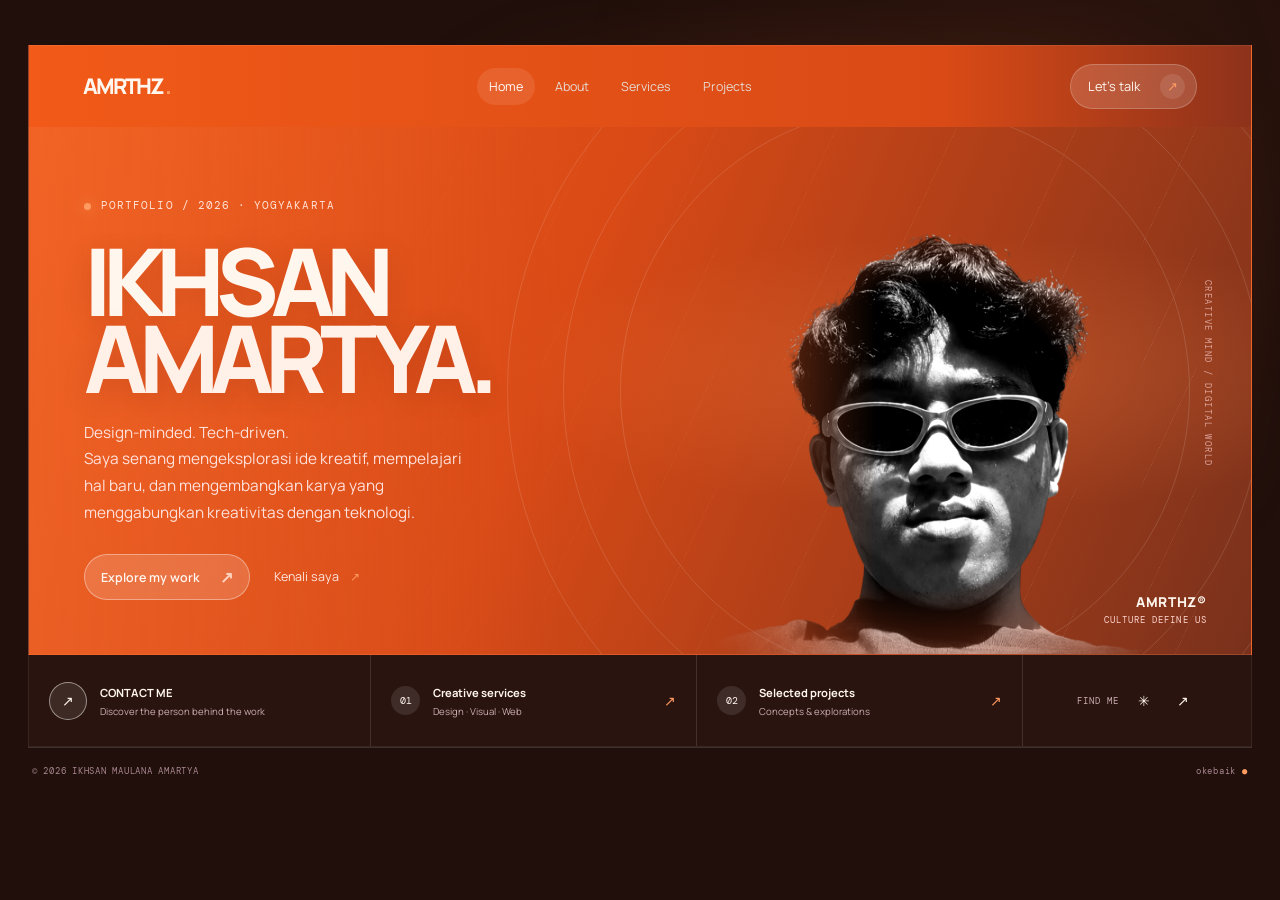
<file: index.html>
<!DOCTYPE html>
<html lang="id">

<head>
    <meta charset="utf-8" />
    <meta content="width=device-width, initial-scale=1" name="viewport" />
    <meta content="#1b0909" name="theme-color" />
    <meta content="Portofolio Ikhsan Maulana Amartya &mdash; desain grafis, eksplorasi visual, dan teknologi digital."
        name="description" />
    <title>
        AMRTHZ. &mdash; Ikhsan Maulana Amartya
    </title>
    <style>
        @import url('https://fonts.googleapis.com/css2?family=DM+Mono:wght@400;500&family=Manrope:wght@400;500;600;700;800&display=swap');

        :root {
            --bg: #171311;
            --panel: #211a16;
            --text: #fff6ee;
            --muted: #c9b9ad;
            --line: #ffffff24;
            --accent: #d86632;
            --accent-bright: #ff9a61;
            --font: 'Manrope', sans-serif;
            --mono: 'DM Mono', monospace;
            --max: 1220px;
        }

        * {
            box-sizing: border-box;
        }

        html {
            scroll-behavior: smooth;
        }

        body {
            margin: 0;
            background: var(--bg);
            color: var(--text);
            font-family: var(--font);
            font-size: 14px;
            line-height: 1.7;
            -webkit-font-smoothing: antialiased;
        }

        body::before {
            content: '';
            position: fixed;
            inset: 0;
            z-index: -1;
            pointer-events: none;
            background: radial-gradient(ellipse at 82% 8%, #d8663210, transparent 32%);
        }

        a {
            color: inherit;
            text-decoration: none;
        }

        a:focus-visible,
        button:focus-visible,
        input:focus-visible,
        textarea:focus-visible {
            outline: 2px solid var(--accent-bright);
            outline-offset: 4px;
        }

        ::selection {
            background: var(--accent);
            color: #fff;
        }

        h1,
        h2,
        h3,
        p {
            margin-top: 0;
        }

        /* Shared navigation */
        .topbar {
            width: min(var(--max), calc(100% - 64px));
            margin: 0 auto;
            padding: 24px 0;
            display: flex;
            align-items: center;
            justify-content: space-between;
            gap: 24px;
            position: relative;
            z-index: 5;
        }

        .logo {
            font-size: 1.5rem;
            font-weight: 800;
            letter-spacing: -.09em;
        }

        .logo span {
            color: var(--accent-bright);
        }

        .topbar nav {
            display: flex;
            align-items: center;
            gap: 8px;
        }

        .topbar nav a {
            padding: 8px 12px;
            border-radius: 999px;
            color: #e7d9d1;
            font-size: .82rem;
            transition: background .2s ease, color .2s ease;
        }

        .topbar nav a:hover,
        .topbar nav a.on {
            background: #ffffff17;
            color: #fff;
        }

        .menu-pill {
            display: inline-flex;
            align-items: center;
            gap: 20px;
            padding: 9px 11px 9px 17px;
            border: 1px solid #ffffff35;
            border-radius: 999px;
            background: #ffffff12;
            font-size: .8rem;
            white-space: nowrap;
            backdrop-filter: blur(12px);
        }

        .menu-pill span {
            width: 25px;
            height: 25px;
            display: grid;
            place-items: center;
            border-radius: 50%;
            background: #ffffff1a;
            color: var(--accent-bright);
        }

        /* Home: cinematic showcase */
        .home-page {
            background: #200f0b;
        }

        .home-shell {
            width: min(1240px, calc(100% - 56px));
            margin: clamp(22px, 5vh, 64px) auto 20px;
            position: relative;
        }

        .home-shell::before {
            content: '';
            position: absolute;
            inset: -25px -15px;
            z-index: -1;
            background: radial-gradient(ellipse at 65% 35%, #d8663235, transparent 48%);
            filter: blur(22px);
        }

        .home-shell .topbar {
            width: 100%;
            padding: 18px 4.4%;
            background: linear-gradient(90deg, #f15a18, #d94a16 75%, #8d321b);
            border: 1px solid #ffffff14;
            border-bottom: 0;
        }

        .home-shell .logo {
            font-size: 1.35rem;
        }

        .home-shell nav a {
            font-size: .78rem;
        }

        .home-shell .menu-pill {
            background: #ffffff26;
        }

        .showcase {
            min-height: 490px;
            padding: clamp(34px, 5.5vw, 76px) 4.5% 42px;
            display: grid;
            grid-template-columns: 1.02fr .98fr;
            align-items: center;
            position: relative;
            overflow: hidden;
            isolation: isolate;
            background: linear-gradient(112deg, #f15a18 0%, #d94a16 43%, #79311c 100%);
            border: 1px solid #ffffff13;
            border-top: 0;
        }

        .showcase::before {
            content: '';
            position: absolute;
            inset: 0;
            z-index: -1;
            background: linear-gradient(90deg, #f5a07822, transparent 44%), radial-gradient(ellipse at 76% 47%, #ff8c4b44, transparent 35%);
        }

        .showcase::after {
            content: '';
            position: absolute;
            inset: 0;
            z-index: -1;
            opacity: .14;
            background-image: linear-gradient(115deg, transparent 49.8%, #fff 50%, transparent 50.2%);
            background-size: 120px 120px;
            mask-image: linear-gradient(90deg, transparent, black);
        }

        .orbit {
            position: absolute;
            z-index: -1;
            border: 1px solid #ffffff20;
            border-radius: 50%;
            pointer-events: none;
        }

        .orbit-one {
            width: 570px;
            height: 570px;
            right: 5%;
            top: 50%;
            transform: translateY(-50%);
        }

        .orbit-two {
            width: 700px;
            height: 700px;
            right: -1%;
            top: 50%;
            transform: translateY(-50%);
        }

        .orbit-three {
            width: 830px;
            height: 830px;
            right: -7%;
            top: 50%;
            transform: translateY(-50%);
        }

        .eyebrow,
        .section-kicker,
        .row-label,
        .number,
        .meta {
            font-family: var(--mono);
            font-size: .66rem;
            letter-spacing: .1em;
            text-transform: uppercase;
        }

        .eyebrow {
            display: flex;
            align-items: center;
            gap: 10px;
            color: #ffe3d7;
        }

        .live-dot {
            width: 7px;
            height: 7px;
            border-radius: 50%;
            background: var(--accent-bright);
            box-shadow: 0 0 14px var(--accent-bright);
        }

        .hero-copy {
            position: relative;
            z-index: 2;
            max-width: 580px;
            padding-bottom: 12px;
        }

        .showcase h1 {
            margin: 27px 0 24px;
            font-size: clamp(3.3rem, 7.3vw, 6.8rem);
            line-height: .82;
            letter-spacing: -.095em;
            font-weight: 800;
            text-shadow: 0 5px 30px #46091d24;
        }

        .showcase h1 span {
            color: #fff0e8;
        }

        .lead {
            max-width: 400px;
            color: #ffe1dc;
            font-size: clamp(.86rem, 1.2vw, 1rem);
            line-height: 1.75;
        }

        .actions {
            display: flex;
            align-items: center;
            gap: 24px;
            flex-wrap: wrap;
            margin-top: 27px;
        }

        .btn {
            display: inline-flex;
            align-items: center;
            justify-content: center;
            gap: 20px;
            padding: 11px 16px;
            border: 1px solid #ffffff60;
            border-radius: 999px;
            background: #ffffff27;
            color: #fff7f1;
            font: 600 .78rem var(--font);
            transition: transform .2s, background .2s;
        }

        .btn:hover {
            transform: translateY(-2px);
            background: #ffffff3d;
        }

        .btn span {
            color: #ffd2bd;
            font-size: 1rem;
        }

        .text-link {
            color: #ffe6e0;
            font-size: .78rem;
        }

        .text-link span {
            color: var(--accent-bright);
            padding-left: 8px;
        }

        .hero-image {
            position: relative;
            align-self: stretch;
            min-height: 340px;
            margin: -35px -2% -42px 0;
            display: flex;
            align-items: flex-end;
            justify-content: center;
            isolation: isolate;
        }

        .portrait-frame {
            position: relative;
            width: min(100%, 440px);
            height: 100%;
            min-height: 390px;
            display: flex;
            align-items: flex-end;
            justify-content: center;
            overflow: hidden;
        }

        .portrait-frame img {
            display: block;
            width: 100%;
            height: 100%;
            max-height: 470px;
            object-fit: contain;
            object-position: center bottom;
            filter: grayscale(1) contrast(1.05);
            mix-blend-mode: screen;
            transform: scale(1.2);
            mask-image: linear-gradient(to right, transparent 0%, black 40%, black 100%);
            -webkit-mask-image: linear-gradient(to right, transparent 0%, black 40%, black 100%);
        }

        .image-index {
            position: absolute;
            right: 0;
            bottom: 28px;
            display: flex;
            flex-direction: column;
            text-align: right;
            font-size: .85rem;
            font-weight: 800;
            letter-spacing: .05em;
        }

        .image-index span {
            color: #ffd6d0;
            font: .56rem var(--mono);
            letter-spacing: .12em;
        }

        .side-stamp {
            position: absolute;
            right: -7px;
            top: 24%;
            writing-mode: vertical-rl;
            color: #ffd3d5a8;
            font: .56rem var(--mono);
            letter-spacing: .16em;
        }

        .hero-sticker {
            position: absolute;
            z-index: 3;
            right: 42%;
            bottom: 25px;
            display: flex;
            align-items: center;
            gap: 9px;
            padding: 9px 13px;
            border: 1px solid #ffffff50;
            border-radius: 999px;
            background: #4d1b1465;
            backdrop-filter: blur(10px);
            font: .58rem var(--mono);
            letter-spacing: .1em;
            transform: rotate(-8deg);
        }

        .sticker-star {
            color: var(--accent-bright);
            font-size: 1.3rem;
        }

        .bottom-rail {
            display: grid;
            grid-template-columns: 1.05fr 1fr 1fr .7fr;
            min-height: 92px;
            background: #2a140f;
            border: 1px solid #ffffff12;
            border-top: 0;
        }

        .rail-intro,
        .rail-item {
            display: flex;
            align-items: center;
            gap: 13px;
            padding: 17px 20px;
            border-right: 1px solid #ffffff20;
            transition: background .2s;
        }

        .rail-intro:hover,
        .rail-item:hover {
            background: #ffffff0b;
        }

        .play-mark {
            display: grid;
            place-items: center;
            flex: 0 0 38px;
            width: 38px;
            height: 38px;
            border: 1px solid #ffffff7a;
            border-radius: 50%;
            background: #ffffff18;
        }

        .rail-intro b,
        .rail-item b {
            display: block;
            font-size: .7rem;
            font-weight: 700;
        }

        .rail-intro small,
        .rail-item small {
            display: block;
            margin-top: 3px;
            color: #cbaeb3;
            font-size: .6rem;
            line-height: 1.45;
        }

        .rail-number {
            display: grid;
            place-items: center;
            flex: 0 0 29px;
            width: 29px;
            height: 29px;
            border-radius: 50%;
            background: #ffffff1a;
            font: .65rem var(--mono);
        }

        .rail-arrow {
            margin-left: auto;
            color: var(--accent-bright);
        }

        .rail-social {
            display: flex;
            align-items: center;
            justify-content: center;
            gap: 12px;
            padding: 14px;
        }

        .rail-social span {
            color: #cbaeb3;
            font: .55rem var(--mono);
            letter-spacing: .1em;
        }

        .rail-social a {
            display: grid;
            place-items: center;
            width: 27px;
            height: 27px;
            border-radius: 50%;
        }

        .rail-social a:hover {
            background: #ffffff1b;
            color: var(--accent-bright);
        }

        .home-footer {
            display: flex;
            justify-content: space-between;
            gap: 15px;
            padding: 17px 4px;
            color: #a8868f;
            font: .58rem var(--mono);
            letter-spacing: .08em;
        }

        .home-footer i {
            color: var(--accent-bright);
            font-size: .55rem;
            font-style: normal;
        }

        /* Simple editorial pages: no boxed/card layouts */
        .inner-page {
            background: radial-gradient(ellipse at 82% 8%, #f15a181c, transparent 36%), radial-gradient(ellipse at 8% 45%, #d94a1608, transparent 30%), var(--bg);
        }

        .inner-page .topbar {
            padding-top: 25px;
            padding-bottom: 25px;
        }

        .inner-page .topbar nav a:hover,
        .inner-page .topbar nav a.on {
            background: #f15a1826;
            color: #fff;
        }

        .inner-page .menu-pill {
            border-color: #ff9a6140;
            background: #ff9a610a;
        }

        .inner-page .menu-pill span {
            background: #ff9a6120;
        }

        .inner-page main {
            width: min(var(--max), calc(100% - 64px));
            min-height: calc(100vh - 100px);
            margin: 0 auto;
            padding: 58px 0 28px;
            display: flex;
            flex-direction: column;
        }

        .simple-page-head {
            position: relative;
            margin-bottom: 54px;
            padding: 28px 0 34px;
            border-bottom: 1px solid var(--line);
        }

        .simple-page-head::after {
            content: '';
            position: absolute;
            top: -35px;
            right: 2%;
            width: clamp(140px, 24vw, 310px);
            aspect-ratio: 1;
            border: 1px solid #ff9a6130;
            border-radius: 50%;
            box-shadow: 0 0 0 28px #ff9a6112, 0 0 0 56px #ff9a6108;
            pointer-events: none;
        }

        .simple-page-head .eyebrow,
        .section-kicker,
        .row-label,
        .contact-meta span {
            color: var(--accent-bright);
            font: .68rem var(--mono);
            letter-spacing: .12em;
            text-transform: uppercase;
        }

        .simple-page-head h1 {
            position: relative;
            z-index: 1;
            max-width: 800px;
            margin: 24px 0 18px;
            font-size: clamp(3.5rem, 9vw, 7.8rem);
            line-height: .88;
            letter-spacing: -.09em;
        }

        .simple-page-head h1 span,
        .about-intro span {
            color: var(--accent-bright);
        }

        .simple-page-head .sub {
            max-width: 650px;
            margin: 0;
            color: var(--muted);
            font-size: clamp(.95rem, 1.4vw, 1.1rem);
        }

        .about-layout {
            display: grid;
            grid-template-columns: minmax(220px, .72fr) minmax(0, 1.28fr);
            gap: clamp(28px, 6vw, 82px);
            align-items: start;
        }

        .about-photo {
            position: relative;
            margin: 0;
            min-height: 380px;
            overflow: hidden;
            background: linear-gradient(150deg, #a84c2d, #31201b 75%);
        }

        .about-photo img {
            display: block;
            width: 100%;
            height: 440px;
            object-fit: contain;
            object-position: center bottom;
            filter: grayscale(1) contrast(1.05);
        }

        .about-photo figcaption {
            position: absolute;
            right: 0;
            bottom: 0;
            left: 0;
            padding: 13px 15px;
            background: linear-gradient(0deg, #171311d9, transparent);
            font: .62rem var(--mono);
            letter-spacing: .08em;
        }

        .about-copy>p:not(.section-kicker) {
            max-width: 670px;
            color: var(--muted);
            font-size: .96rem;
        }

        .about-intro {
            margin: 15px 0 22px;
            color: var(--text) !important;
            font-size: clamp(1.6rem, 3vw, 2.5rem) !important;
            line-height: 1.25;
            letter-spacing: -.05em;
        }

        .profile-details {
            margin-top: 32px;
            border-top: 1px solid var(--line);
        }

        .profile-details>div {
            display: grid;
            grid-template-columns: 105px minmax(0, 1fr);
            gap: 18px;
            padding: 13px 0;
            border-bottom: 1px solid var(--line);
        }

        .profile-details span {
            color: var(--muted);
            font-size: .82rem;
        }

        .profile-details strong {
            font-size: .86rem;
            font-weight: 600;
        }

        .skills-line {
            margin-top: 32px;
        }

        .skills-line h2 {
            margin-bottom: 10px;
            font-size: 1.25rem;
        }

        .skills-line p {
            color: var(--muted);
            line-height: 2;
        }

        .skills-line i {
            padding: 0 5px;
            color: var(--accent-bright);
            font-style: normal;
        }

        .service-list,
        .project-list {
            border-top: 1px solid var(--line);
        }

        .service-row {
            display: grid;
            grid-template-columns: 42px minmax(180px, .85fr) minmax(220px, 1fr) 24px;
            align-items: center;
            gap: 24px;
            padding: 27px 0;
            border-bottom: 1px solid var(--line);
            transition: padding .2s ease;
        }

        .service-row:hover,
        .project-row:hover {
            padding-right: 10px;
            padding-left: 10px;
        }

        .row-number {
            color: var(--accent-bright);
            font: .75rem var(--mono);
        }

        .row-label {
            margin-bottom: 8px;
            font-size: .61rem;
        }

        .service-row h2,
        .project-copy h2 {
            margin: 0;
            font-size: clamp(1.25rem, 2.3vw, 1.8rem);
            letter-spacing: -.055em;
        }

        .row-description,
        .project-copy>p:last-child {
            margin: 0;
            color: var(--muted);
            font-size: .86rem;
        }

        .row-arrow {
            color: var(--accent-bright);
            font-size: 1.2rem;
            text-align: right;
        }

        .simple-cta {
            margin: 38px 0 52px;
            padding: 22px 0;
            border-bottom: 1px solid var(--line);
            color: var(--muted);
        }

        .simple-cta a {
            margin-left: 8px;
            color: var(--accent-bright);
            white-space: nowrap;
        }

        .project-row {
            display: grid;
            grid-template-columns: 42px minmax(150px, .65fr) minmax(0, 1.35fr) 24px;
            align-items: center;
            gap: 24px;
            padding: 23px 0;
            border-bottom: 1px solid var(--line);
            transition: padding .2s ease;
        }

        .project-wordmark {
            position: relative;
            display: grid;
            place-items: center;
            min-height: 135px;
            padding: 15px;
            overflow: hidden;
            text-align: center;
        }

        .project-wordmark::after {
            content: '';
            position: absolute;
            inset: 8px;
            border: 1px solid #ffffff55;
        }

        .project-wordmark span {
            position: relative;
            z-index: 1;
            font-size: clamp(1.5rem, 3vw, 2.6rem);
            font-weight: 800;
            line-height: .84;
            letter-spacing: -.09em;
        }

        .art-fashion {
            background: linear-gradient(135deg, #d86632, #8e3328);
        }

        .art-audio {
            background: linear-gradient(135deg, #e9c8a0, #c38a60);
            color: #211a1a;
        }

        .art-beauty {
            background: linear-gradient(135deg, #e7a17c, #c95b3c);
            color: #211a1a;
        }

        .art-tech {
            background: linear-gradient(135deg, #45453b, #20211d);
        }

        .art-editorial {
            background: linear-gradient(135deg, #f0e8d9, #d1b99b);
            color: #211a1a;
        }

        .project-copy .row-label {
            margin-bottom: 8px;
        }

        .project-copy h2 {
            margin-bottom: 8px;
        }

        .contact-layout {
            display: grid;
            grid-template-columns: minmax(0, .9fr) minmax(0, 1.1fr);
            gap: clamp(30px, 7vw, 100px);
            align-items: start;
        }

        .contact-copy h2 {
            margin: 14px 0 18px;
            font-size: clamp(2rem, 4vw, 3.5rem);
            line-height: 1.03;
            letter-spacing: -.07em;
        }

        .contact-copy>p:not(.section-kicker, .form-note) {
            max-width: 420px;
            color: var(--muted);
        }

        .contact-meta {
            display: grid;
            gap: 5px;
            padding: 17px 0;
            border-bottom: 1px solid var(--line);
        }

        .contact-meta strong,
        .contact-meta a {
            overflow-wrap: anywhere;
            font-size: .92rem;
            font-weight: 600;
        }

        .contact-meta a {
            color: var(--accent-bright);
        }

        .contact-form {
            display: grid;
            gap: 22px;
            padding: 0;
            border: 0;
            background: transparent;
        }

        .contact-form label {
            display: grid;
            gap: 8px;
            color: var(--muted);
            font-size: .82rem;
        }

        .contact-form input,
        .contact-form textarea {
            width: 100%;
            padding: 13px 0;
            border: 0;
            border-bottom: 1px solid #ffffff45;
            border-radius: 0;
            background: transparent;
            color: var(--text);
            font: inherit;
        }

        .contact-form textarea {
            min-height: 125px;
            resize: vertical;
        }

        .contact-form input:focus,
        .contact-form textarea:focus {
            border-color: var(--accent-bright);
            outline: none;
        }

        .contact-form .btn {
            justify-self: start;
            cursor: pointer;
            background: var(--accent);
            border-color: var(--accent);
            color: #1c120d;
        }

        .contact-form .btn:hover {
            background: var(--accent-bright);
        }

        .form-note {
            margin-top: 12px;
            color: #a9988e;
            font-size: .75rem;
        }

        .status {
            min-height: 1.3em;
            margin: 0;
            color: var(--accent-bright);
            font-size: .82rem;
        }

        footer {
            display: flex;
            justify-content: space-between;
            gap: 16px;
            margin-top: auto;
            padding-top: 22px;
            border-top: 1px solid var(--line);
            color: #ad9589;
            font-size: .72rem;
        }

        footer span:last-child {
            font-family: var(--mono);
        }

        @media (max-width: 850px) {
            .home-shell {
                width: calc(100% - 32px);
                margin-top: 16px;
            }

            .home-shell .topbar {
                padding: 16px 4%;
            }

            .showcase {
                grid-template-columns: 1fr .85fr;
                min-height: 420px;
                padding: 35px 4% 32px;
            }

            .showcase h1 {
                font-size: clamp(3rem, 8vw, 5.4rem);
            }

            .hero-image {
                margin-right: -8%;
                min-height: 310px;
            }

            .portrait-frame {
                min-height: 330px;
            }

            .bottom-rail {
                grid-template-columns: 1fr 1fr;
            }

            .rail-intro,
            .rail-item {
                border-bottom: 1px solid #ffffff20;
            }

            .rail-item:nth-child(3) {
                border-right: 0;
            }

            .rail-social {
                grid-column: 1 / -1;
                min-height: 55px;
            }

            .side-stamp {
                display: none;
            }

            .service-row {
                grid-template-columns: 32px minmax(0, 1fr) 20px;
                gap: 14px;
            }

            .service-row .row-description {
                grid-column: 2 / 3;
            }

            .service-row .row-arrow {
                grid-column: 3;
                grid-row: 1;
            }

            .project-row {
                grid-template-columns: 30px 110px minmax(0, 1fr) 18px;
                gap: 13px;
            }

            .project-wordmark {
                min-height: 105px;
                padding: 10px;
            }

            .project-wordmark span {
                font-size: 1.45rem;
            }
        }

        @media (max-width: 620px) {
            .topbar {
                width: calc(100% - 32px);
                flex-wrap: wrap;
                gap: 12px;
                padding: 17px 0;
            }

            .topbar nav {
                order: 3;
                width: 100%;
                overflow-x: auto;
                gap: 4px;
                padding-bottom: 2px;
            }

            .topbar nav a {
                padding: 8px 11px;
                font-size: .75rem;
                white-space: nowrap;
            }

            .menu-pill {
                margin-left: auto;
            }

            .home-shell .topbar nav {
                order: initial;
                width: auto;
                flex: 1;
                justify-content: center;
            }

            .home-shell .topbar nav a {
                padding: 7px 8px;
                font-size: .68rem;
            }

            .home-shell .menu-pill {
                gap: 8px;
                padding: 6px 7px 6px 10px;
                font-size: .68rem;
            }

            .home-shell .logo {
                font-size: 1.2rem;
            }

            .showcase {
                grid-template-columns: 1fr;
                min-height: auto;
                padding: 32px 7% 0;
            }

            .showcase h1 {
                margin-top: 20px;
                font-size: clamp(3.3rem, 15vw, 5.6rem);
            }

            .hero-copy {
                padding-bottom: 0;
            }

            .lead {
                max-width: 440px;
            }

            .hero-image {
                grid-row: 2;
                min-height: 260px;
                margin: 0 -5% -2px;
            }

            .portrait-frame {
                width: 100%;
                max-width: 360px;
                height: 300px;
                min-height: 300px;
            }

            .portrait-frame img {
                max-height: 330px;
            }

            .orbit-one {
                width: 400px;
                height: 400px;
                right: -5%;
                top: 68%;
            }

            .orbit-two {
                width: 510px;
                height: 510px;
                right: -15%;
                top: 68%;
            }

            .orbit-three {
                width: 620px;
                height: 620px;
                right: -25%;
                top: 68%;
            }

            .hero-sticker {
                right: auto;
                left: 5%;
                bottom: 20px;
            }

            .image-index {
                right: 2%;
                bottom: 18px;
            }

            .bottom-rail {
                grid-template-columns: 1fr;
            }

            .rail-intro,
            .rail-item {
                padding: 14px 18px;
                border-right: 0;
                border-bottom: 1px solid #ffffff20;
            }

            .rail-social {
                grid-column: auto;
            }

            .home-footer {
                flex-wrap: wrap;
                font-size: .5rem;
            }

            .home-footer span:last-child {
                margin-left: auto;
            }

            .inner-page .topbar {
                padding-top: 17px;
                padding-bottom: 17px;
            }

            .inner-page main {
                width: calc(100% - 32px);
                padding-top: 35px;
            }

            .simple-page-head {
                margin-bottom: 34px;
            }

            .simple-page-head h1 {
                font-size: clamp(3.2rem, 15vw, 5rem);
            }

            .simple-page-head::after {
                top: -5px;
                right: -35px;
                width: 155px;
            }

            .about-layout,
            .contact-layout {
                grid-template-columns: 1fr;
                gap: 30px;
            }

            .about-photo {
                min-height: 280px;
            }

            .about-photo img {
                height: 350px;
            }

            .project-row {
                grid-template-columns: 26px minmax(0, 1fr) 18px;
                gap: 12px;
                align-items: start;
            }

            .project-wordmark {
                grid-column: 2;
                grid-row: 1;
                min-height: 135px;
            }

            .project-copy {
                grid-column: 2 / 4;
                grid-row: 2;
            }

            .project-row>.row-arrow {
                grid-column: 3;
                grid-row: 1;
                padding-top: 4px;
            }

            .project-wordmark span {
                font-size: 2rem;
            }

            .profile-details>div {
                grid-template-columns: 82px minmax(0, 1fr);
                gap: 12px;
            }

            .simple-cta {
                line-height: 2;
            }

            footer {
                flex-direction: column;
                gap: 5px;
            }
        }

        @media (max-width: 390px) {
            .home-shell {
                width: calc(100% - 20px);
            }

            .home-shell .topbar nav a {
                padding: 6px;
                font-size: .63rem;
            }

            .home-shell .menu-pill {
                font-size: .62rem;
            }

            .showcase {
                padding-right: 6%;
                padding-left: 6%;
            }

            .actions {
                gap: 15px;
            }

            .btn {
                gap: 12px;
            }
        }

        @media (prefers-reduced-motion: reduce) {

            *,
            *::before,
            *::after {
                scroll-behavior: auto !important;
                transition: none !important;
            }
        }
    </style>
</head>

<body class="home-page">
    <main class="home-shell">
        <header class="topbar">
            <a aria-label="AMRTHZ beranda" class="logo" href="index.html">
                AMRTHZ
                <span>
                    .
                </span>
            </a>
            <nav aria-label="Menu utama">
                <a aria-current="page" class="on" href="index.html">
                    Home
                </a>
                <a href="about.html">
                    About
                </a>
                <a href="services.html">
                    Services
                </a>
                <a href="projects.html">
                    Projects
                </a>
            </nav>
            <a class="menu-pill" href="contact.html">
                Let&rsquo;s talk
                <span>
                    &nearrow;
                </span>
            </a>
        </header>
        <section aria-labelledby="hero-title" class="showcase">
            <div class="orbit orbit-one">
            </div>
            <div class="orbit orbit-two">
            </div>
            <div class="orbit orbit-three">
            </div>
            <div class="hero-copy">
                <div class="eyebrow">
                    <span class="live-dot">
                    </span>
                    PORTFOLIO / 2026 &middot; YOGYAKARTA
                </div>
                <h1 id="hero-title">
                    IKHSAN
                    <br />
                    <span>
                        AMARTYA.
                    </span>
                </h1>
                <p class="lead">
                    Design-minded. Tech-driven.
                    <br />
                    Saya senang mengeksplorasi ide kreatif, mempelajari hal baru, dan mengembangkan karya yang
                    menggabungkan kreativitas dengan teknologi.
                </p>
                <div class="actions">
                    <a class="btn" href="projects.html">
                        Explore my work
                        <span>
                            &nearrow;
                        </span>
                    </a>
                    <a class="text-link" href="about.html">
                        Kenali saya
                        <span>
                            &nearrow;
                        </span>
                    </a>
                </div>
            </div>
            <div class="hero-image">
                <div class="image-glow">
                </div>
                <div class="portrait-frame">
                    <img alt="Potret hitam putih Ikhsan Maulana Amartya" src="images/profil.png" />
                </div>
                <div class="image-index">
                    AMRTHZ&reg;
                    <span>
                        CULTURE DEFINE US
                    </span>
                </div>
                <div class="side-stamp">
                    CREATIVE MIND / DIGITAL WORLD
                </div>
            </div>
        </section>
        <section aria-label="Ringkasan dan navigasi" class="bottom-rail">
            <a class="rail-intro" href="about.html">
                <span class="play-mark">
                    &nearrow;
                </span>
                <span>
                    <b>
                        CONTACT ME
                    </b>
                    <small>
                        Discover the person behind the work
                    </small>
                </span>
            </a>
            <a class="rail-item" href="services.html">
                <span class="rail-number">
                    01
                </span>
                <span>
                    <b>
                        Creative services
                    </b>
                    <small>
                        Design &middot; Visual &middot; Web
                    </small>
                </span>
                <span class="rail-arrow">
                    &nearrow;
                </span>
            </a>
            <a class="rail-item" href="projects.html">
                <span class="rail-number">
                    02
                </span>
                <span>
                    <b>
                        Selected projects
                    </b>
                    <small>
                        Concepts &amp; explorations
                    </small>
                </span>
                <span class="rail-arrow">
                    &nearrow;
                </span>
            </a>
            <div class="rail-social">
                <span>
                    FIND ME
                </span>
                <a aria-label="Contact" href="contact.html">
                    ✳
                </a>
                <a aria-label="Email" href="mailto:ikhsanmaulana7619@gmail.com">
                    &nearrow;
                </a>
            </div>
        </section>
        <footer class="home-footer">
            <span>
                &copy; 2026 IKHSAN MAULANA AMARTYA
            </span>
            <span>
                okebaik
                <i>
                    ●
                </i>
            </span>
        </footer>
    </main>
    <script src="script.js"></script>
</body>

</html>
</file>
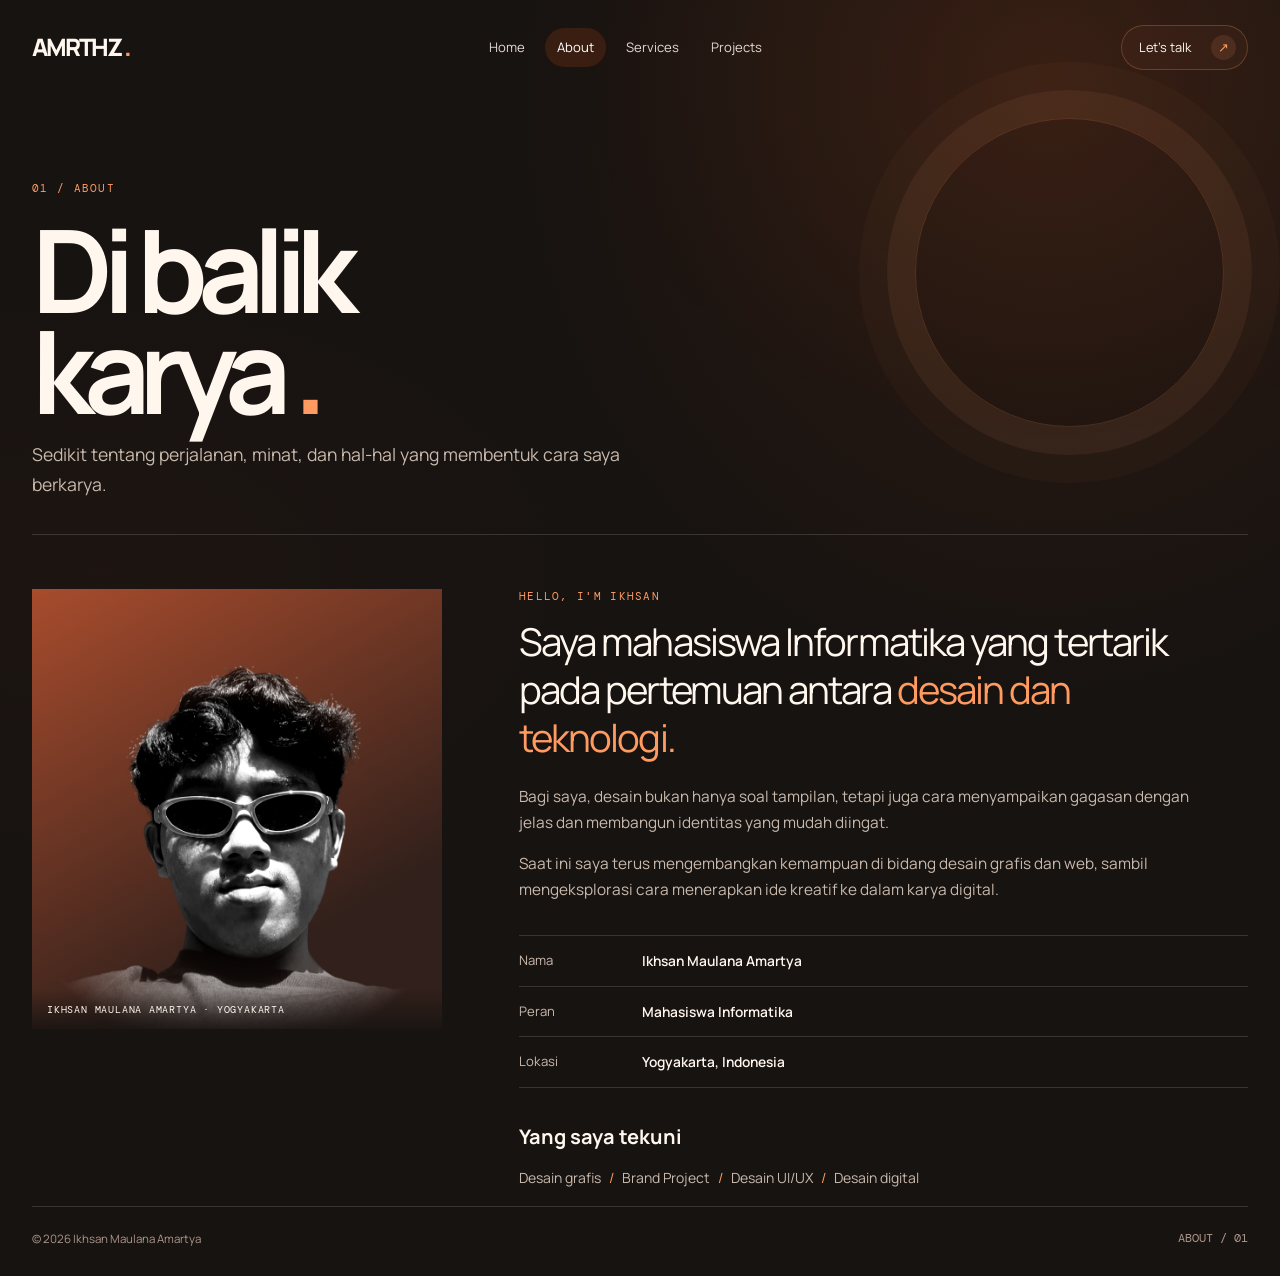
<file: about.html>
<!DOCTYPE html>
<html lang="id">

<head>
    <meta charset="utf-8" />
    <meta content="width=device-width, initial-scale=1" name="viewport" />
    <meta content="#171311" name="theme-color" />
    <meta content="Tentang Ikhsan Maulana Amartya dan bidang yang sedang dipelajari." name="description" />
    <title>
        About &mdash; Ikhsan Maulana Amartya
    </title>
    <link href="css/style.css" rel="stylesheet" />
</head>

<body class="inner-page">
    <header class="topbar">
        <a aria-label="AMRTHZ beranda" class="logo" href="index.html">
            AMRTHZ
            <span>
                .
            </span>
        </a>
        <nav aria-label="Menu utama">
            <a href="index.html">
                Home
            </a>
            <a aria-current="page" class="on" href="about.html">
                About
            </a>
            <a href="services.html">
                Services
            </a>
            <a href="projects.html">
                Projects
            </a>
        </nav>
        <a class="menu-pill" href="contact.html">
            Let&rsquo;s talk
            <span>
                &nearrow;
            </span>
        </a>
    </header>
    <main>
        <header class="simple-page-head">
            <p class="eyebrow">
                01 / About
            </p>
            <h1>
                Di balik
                <br />
                karya
                <span>
                    .
                </span>
            </h1>
            <p class="sub">
                Sedikit tentang perjalanan, minat, dan hal-hal yang membentuk cara saya berkarya.
            </p>
        </header>
        <section aria-label="Profil singkat" class="about-layout">
            <figure class="about-photo">
                <img alt="Potret Ikhsan Maulana Amartya" src="images/profil.png" />
                <figcaption>
                    IKHSAN MAULANA AMARTYA &middot; YOGYAKARTA
                </figcaption>
            </figure>
            <div class="about-copy">
                <p class="section-kicker">
                    HELLO, I'M IKHSAN
                </p>
                <p class="about-intro">
                    Saya mahasiswa Informatika yang tertarik pada pertemuan antara
                    <span>
                        desain dan teknologi.
                    </span>
                </p>
                <p>
                    Bagi saya, desain bukan hanya soal tampilan, tetapi juga cara menyampaikan gagasan dengan jelas dan
                    membangun identitas yang mudah diingat.
                </p>
                <p>
                    Saat ini saya terus mengembangkan kemampuan di bidang desain grafis dan web, sambil mengeksplorasi
                    cara menerapkan ide kreatif ke dalam karya digital.
                </p>
                <div class="profile-details">
                    <div>
                        <span>
                            Nama
                        </span>
                        <strong>
                            Ikhsan Maulana Amartya
                        </strong>
                    </div>
                    <div>
                        <span>
                            Peran
                        </span>
                        <strong>
                            Mahasiswa Informatika
                        </strong>
                    </div>
                    <div>
                        <span>
                            Lokasi
                        </span>
                        <strong>
                            Yogyakarta, Indonesia
                        </strong>
                    </div>
                </div>
                <div class="skills-line">
                    <h2>
                        Yang saya tekuni
                    </h2>
                    <p>
                        Desain grafis
                        <i>
                            /
                        </i>
                        Brand Project
                        <i>
                            /
                        </i>
                        Desain UI/UX
                        <i>
                            /
                        </i>
                        Desain digital
                    </p>
                </div>
            </div>
        </section>
        <footer>
            <span>
                &copy; 2026 Ikhsan Maulana Amartya
            </span>
            <span>
                ABOUT / 01
            </span>
        </footer>
    </main>
</body>

</html>
</file>
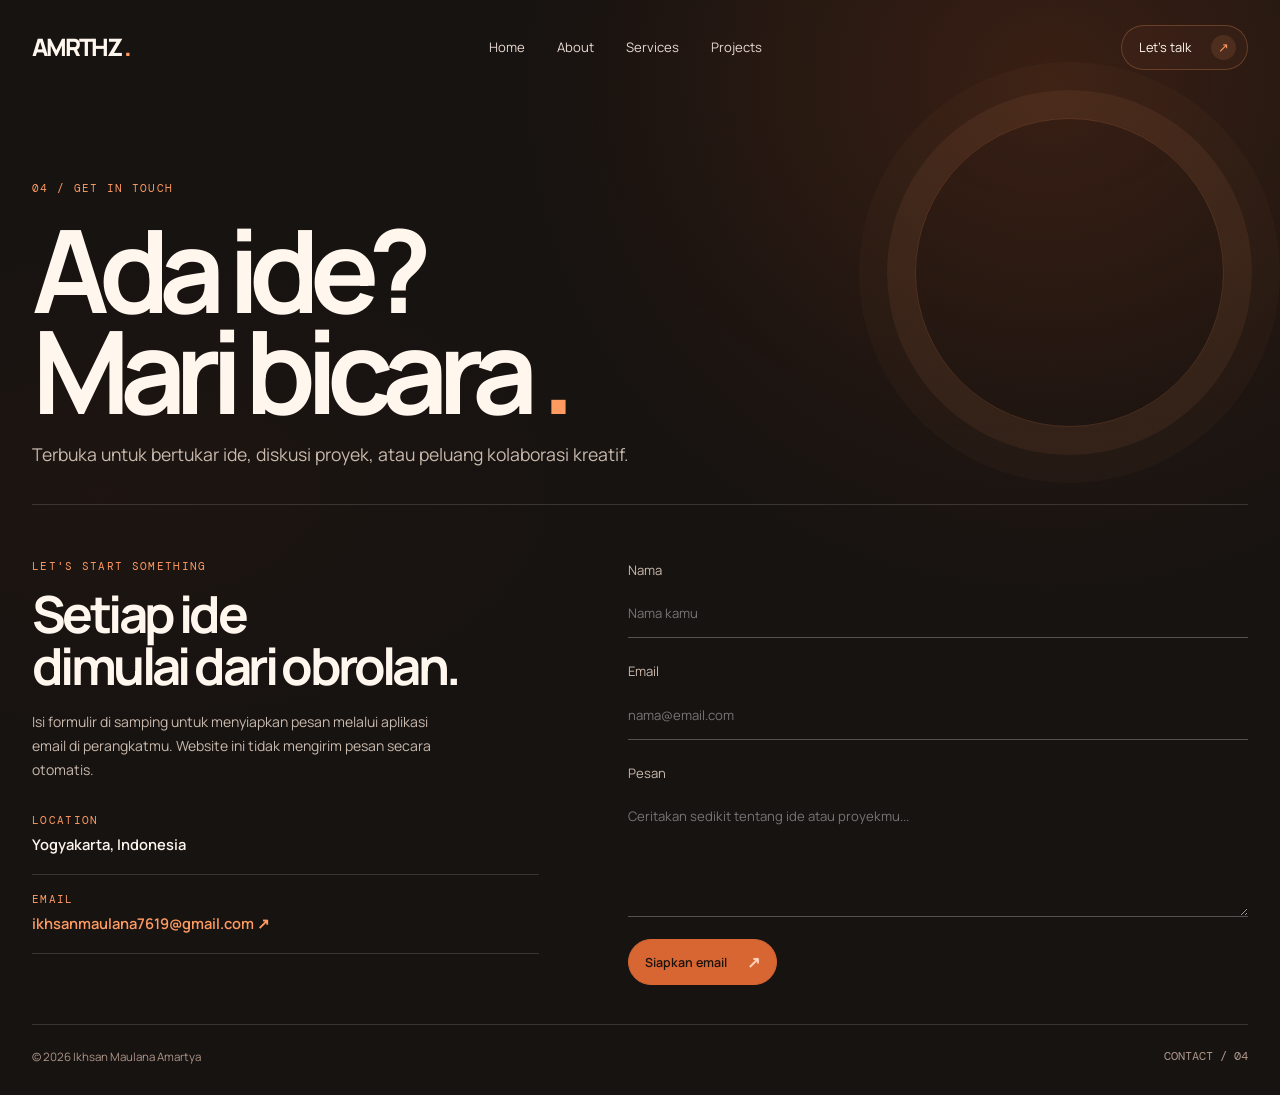
<file: contact.html>
<!DOCTYPE html>
<html lang="id">

<head>
    <meta charset="utf-8" />
    <meta content="width=device-width, initial-scale=1" name="viewport" />
    <meta content="#171311" name="theme-color" />
    <meta content="Hubungi Ikhsan Maulana Amartya untuk diskusi proyek dan kolaborasi." name="description" />
    <title>
        Contact &mdash; Ikhsan Maulana Amartya
    </title>
    <link href="css/style.css" rel="stylesheet" />
</head>

<body class="inner-page">
    <header class="topbar">
        <a aria-label="AMRTHZ beranda" class="logo" href="index.html">
            AMRTHZ
            <span>
                .
            </span>
        </a>
        <nav aria-label="Menu utama">
            <a href="index.html">
                Home
            </a>
            <a href="about.html">
                About
            </a>
            <a href="services.html">
                Services
            </a>
            <a href="projects.html">
                Projects
            </a>
        </nav>
        <a aria-current="page" class="menu-pill" href="contact.html">
            Let&rsquo;s talk
            <span>
                &nearrow;
            </span>
        </a>
    </header>
    <main>
        <header class="simple-page-head">
            <p class="eyebrow">
                04 / Get in touch
            </p>
            <h1>
                Ada ide?
                <br />
                Mari bicara
                <span>
                    .
                </span>
            </h1>
            <p class="sub">
                Terbuka untuk bertukar ide, diskusi proyek, atau peluang kolaborasi kreatif.
            </p>
        </header>
        <section class="contact-layout">
            <div class="contact-copy">
                <p class="section-kicker">
                    LET'S START SOMETHING
                </p>
                <h2>
                    Setiap ide
                    <br />
                    dimulai dari obrolan.
                </h2>
                <p>
                    Isi formulir di samping untuk menyiapkan pesan melalui aplikasi email di perangkatmu. Website ini
                    tidak mengirim pesan secara otomatis.
                </p>
                <div class="contact-meta">
                    <span>
                        LOCATION
                    </span>
                    <strong>
                        Yogyakarta, Indonesia
                    </strong>
                </div>
                <div class="contact-meta">
                    <span>
                        EMAIL
                    </span>
                    <a href="mailto:ikhsanmaulana7619@gmail.com">
                        ikhsanmaulana7619@gmail.com &nearrow;
                    </a>
                </div>
            </div>
            <form class="contact-form" id="contact-form">
                <label for="name">
                    Nama
                    <input autocomplete="name" id="name" name="name" placeholder="Nama kamu" required="" type="text" />
                </label>
                <label for="email">
                    Email
                    <input autocomplete="email" id="email" name="email" placeholder="nama@email.com" required=""
                        type="email" />
                </label>
                <label for="message">
                    Pesan
                    <textarea id="message" name="message" placeholder="Ceritakan sedikit tentang ide atau proyekmu..."
                        required=""></textarea>
                </label>
                <button class="btn" type="submit">
                    Siapkan email
                    <span aria-hidden="true">
                        &nearrow;
                    </span>
                </button>
                <p aria-live="polite" class="status" id="form-status" role="status">
                </p>
            </form>
        </section>
        <footer>
            <span>
                &copy; 2026 Ikhsan Maulana Amartya
            </span>
            <span>
                CONTACT / 04
            </span>
        </footer>
    </main>
    <script>
        const contactForm = document.getElementById('contact-form');
        const formStatus = document.getElementById('form-status');
        const recipient = 'ikhsanmaulana7619@gmail.com';

        contactForm.addEventListener('submit', function (event) {
            event.preventDefault();

            const name = document.getElementById('name').value.trim();
            const email = document.getElementById('email').value.trim();
            const message = document.getElementById('message').value.trim();
            const subject = encodeURIComponent('Pesan portfolio dari ' + name);
            const body = encodeURIComponent(
                'Nama: ' + name + '\n' +
                'Email: ' + email + '\n\n' +
                'Pesan:\n' + message
            );

            formStatus.textContent = 'Membuka aplikasi email…';
            window.location.href = 'mailto:' + recipient + '?subject=' + subject + '&body=' + body;
        });
    </script>
</body>

</html>
</file>
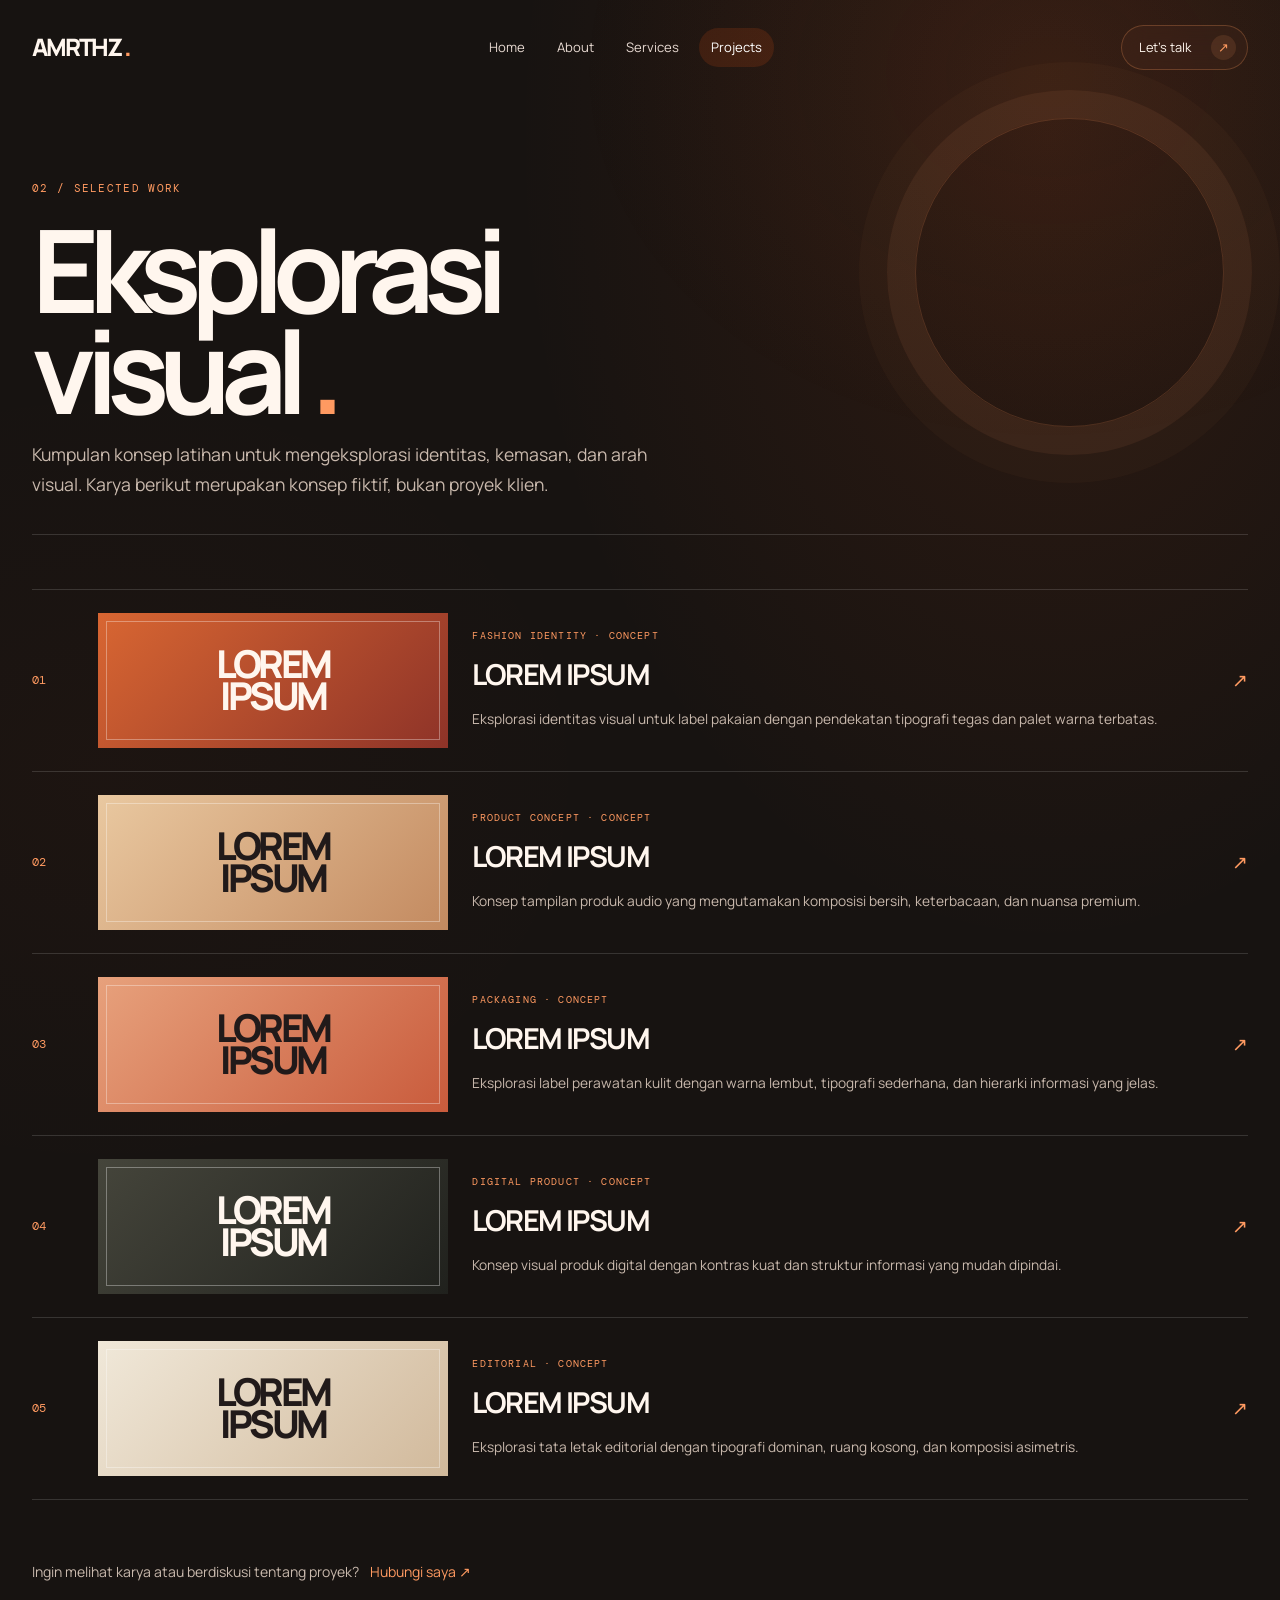
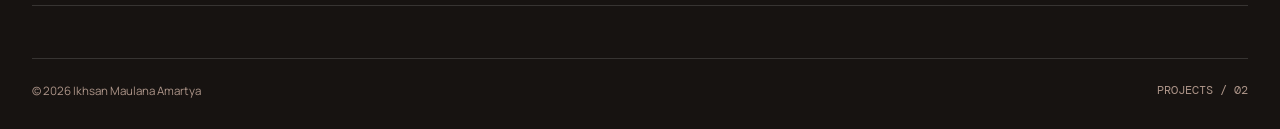
<file: projects.html>
<!DOCTYPE html>
<html lang="id">

<head>
    <meta charset="utf-8" />
    <meta content="width=device-width, initial-scale=1" name="viewport" />
    <meta content="#171311" name="theme-color" />
    <meta content="Eksplorasi proyek desain dan konsep visual dalam portofolio Ikhsan." name="description" />
    <title>
        Projects &mdash; Ikhsan Maulana Amartya
    </title>
    <link href="css/style.css" rel="stylesheet" />
</head>

<body class="inner-page">
    <header class="topbar">
        <a aria-label="AMRTHZ beranda" class="logo" href="index.html">
            AMRTHZ
            <span>
                .
            </span>
        </a>
        <nav aria-label="Menu utama">
            <a href="index.html">
                Home
            </a>
            <a href="about.html">
                About
            </a>
            <a href="services.html">
                Services
            </a>
            <a aria-current="page" class="on" href="projects.html">
                Projects
            </a>
        </nav>
        <a class="menu-pill" href="contact.html">
            Let&rsquo;s talk
            <span>
                &nearrow;
            </span>
        </a>
    </header>
    <main>
        <header class="simple-page-head">
            <p class="eyebrow">
                02 / Selected work
            </p>
            <h1>
                Eksplorasi
                <br />
                visual
                <span>
                    .
                </span>
            </h1>
            <p class="sub">
                Kumpulan konsep latihan untuk mengeksplorasi identitas, kemasan, dan arah visual. Karya berikut
                merupakan konsep fiktif, bukan proyek klien.
            </p>
        </header>
        <section aria-label="Daftar proyek konsep" class="project-list">
            <article class="project-row">
                <span class="row-number">
                    01
                </span>
                <div class="project-wordmark art-fashion">
                    <span>
                        LOREM
                        <br />
                        IPSUM
                    </span>
                </div>
                <div class="project-copy">
                    <p class="row-label">
                        FASHION IDENTITY &middot; CONCEPT
                    </p>
                    <h2>
                        LOREM IPSUM
                    </h2>
                    <p>
                        Eksplorasi identitas visual untuk label pakaian dengan pendekatan tipografi tegas dan palet
                        warna terbatas.
                    </p>
                </div>
                <span class="row-arrow">
                    &nearrow;
                </span>
            </article>
            <article class="project-row">
                <span class="row-number">
                    02
                </span>
                <div class="project-wordmark art-audio">
                    <span>
                        LOREM
                        <br />
                        IPSUM
                    </span>
                </div>
                <div class="project-copy">
                    <p class="row-label">
                        PRODUCT CONCEPT &middot; CONCEPT
                    </p>
                    <h2>
                        LOREM IPSUM
                    </h2>
                    <p>
                        Konsep tampilan produk audio yang mengutamakan komposisi bersih, keterbacaan, dan nuansa
                        premium.
                    </p>
                </div>
                <span class="row-arrow">
                    &nearrow;
                </span>
            </article>
            <article class="project-row">
                <span class="row-number">
                    03
                </span>
                <div class="project-wordmark art-beauty">
                    <span>
                        LOREM
                        <br />
                        IPSUM
                    </span>
                </div>
                <div class="project-copy">
                    <p class="row-label">
                        PACKAGING &middot; CONCEPT
                    </p>
                    <h2>
                        LOREM IPSUM
                    </h2>
                    <p>
                        Eksplorasi label perawatan kulit dengan warna lembut, tipografi sederhana, dan hierarki
                        informasi yang jelas.
                    </p>
                </div>
                <span class="row-arrow">
                    &nearrow;
                </span>
            </article>
            <article class="project-row">
                <span class="row-number">
                    04
                </span>
                <div class="project-wordmark art-tech">
                    <span>
                        LOREM
                        <br />
                        IPSUM
                    </span>
                </div>
                <div class="project-copy">
                    <p class="row-label">
                        DIGITAL PRODUCT &middot; CONCEPT
                    </p>
                    <h2>
                        LOREM IPSUM
                    </h2>
                    <p>
                        Konsep visual produk digital dengan kontras kuat dan struktur informasi yang mudah dipindai.
                    </p>
                </div>
                <span class="row-arrow">
                    &nearrow;
                </span>
            </article>
            <article class="project-row">
                <span class="row-number">
                    05
                </span>
                <div class="project-wordmark art-editorial">
                    <span>
                        LOREM
                        <br />
                        IPSUM
                    </span>
                </div>
                <div class="project-copy">
                    <p class="row-label">
                        EDITORIAL &middot; CONCEPT
                    </p>
                    <h2>
                        LOREM IPSUM
                    </h2>
                    <p>
                        Eksplorasi tata letak editorial dengan tipografi dominan, ruang kosong, dan komposisi asimetris.
                    </p>
                </div>
                <span class="row-arrow">
                    &nearrow;
                </span>
            </article>
        </section>
        <p class="simple-cta">
            Ingin melihat karya atau berdiskusi tentang proyek?
            <a href="contact.html">
                Hubungi saya
                <span>
                    &nearrow;
                </span>
            </a>
        </p>
        <footer>
            <span>
                &copy; 2026 Ikhsan Maulana Amartya
            </span>
            <span>
                PROJECTS / 02
            </span>
        </footer>
    </main>
</body>

</html>
</file>
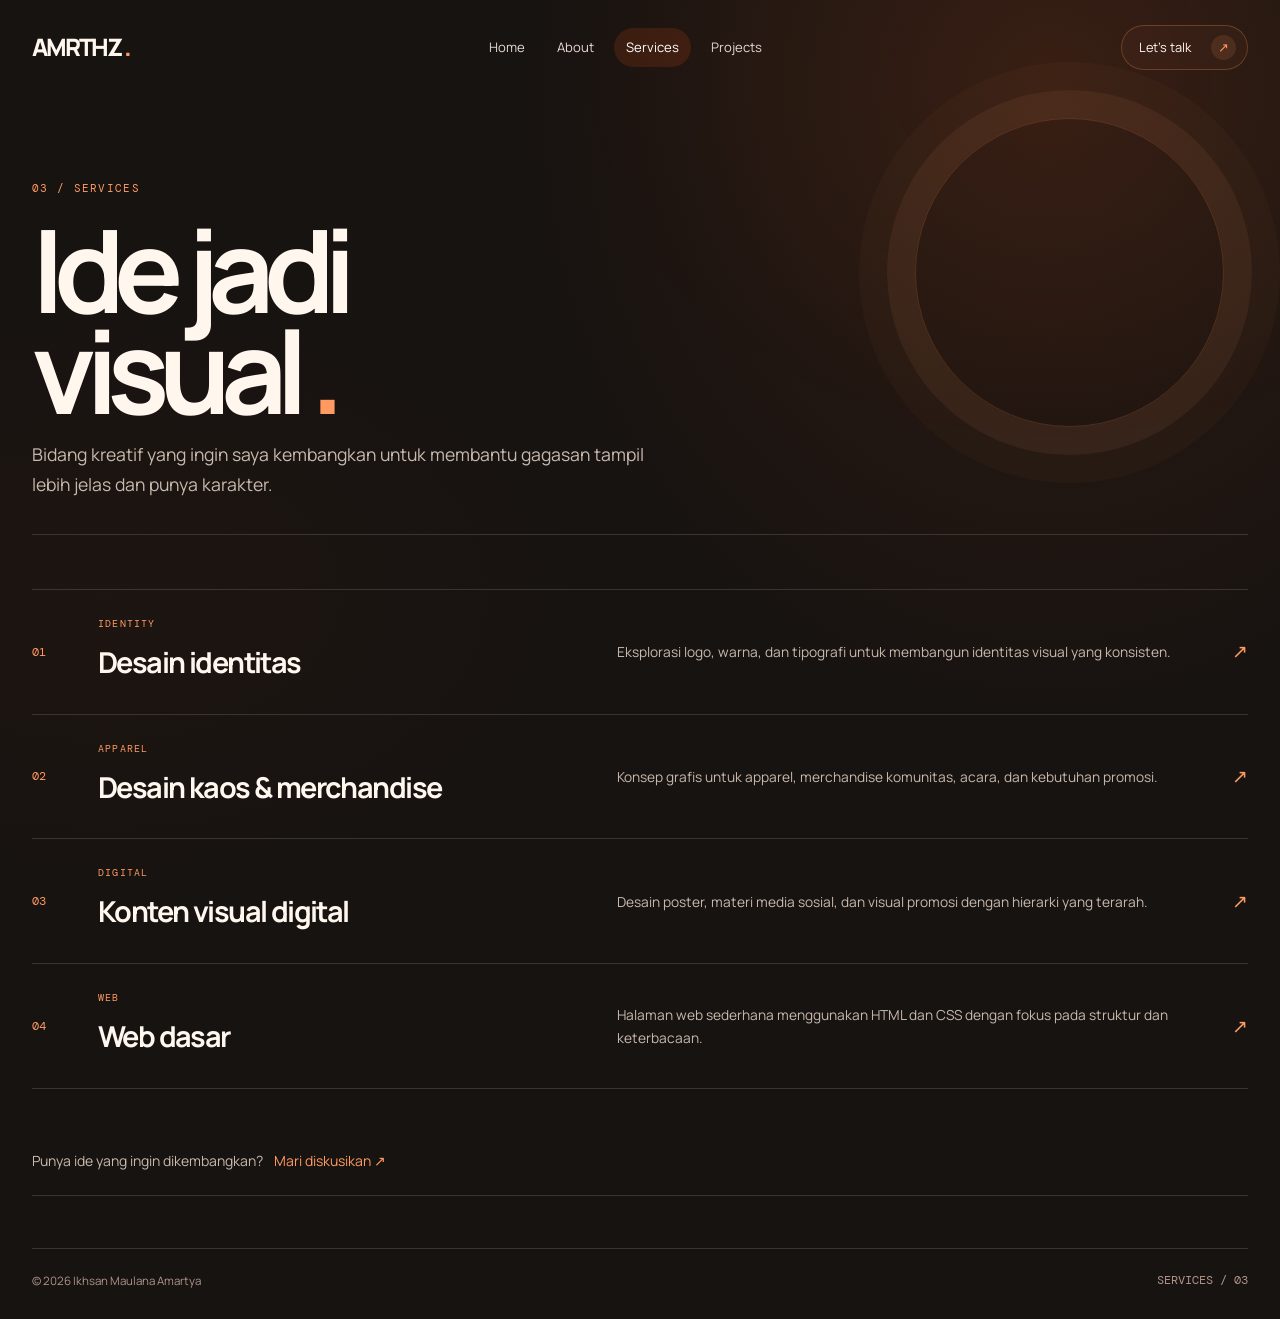
<file: services.html>
<!DOCTYPE html>
<html lang="id">

<head>
    <meta charset="utf-8" />
    <meta content="width=device-width, initial-scale=1" name="viewport" />
    <meta content="#171311" name="theme-color" />
    <meta content="Bidang layanan kreatif yang diminati Ikhsan Maulana Amartya." name="description" />
    <title>
        Services &mdash; Ikhsan Maulana Amartya
    </title>
    <link href="css/style.css" rel="stylesheet" />
</head>

<body class="inner-page">
    <header class="topbar">
        <a aria-label="AMRTHZ beranda" class="logo" href="index.html">
            AMRTHZ
            <span>
                .
            </span>
        </a>
        <nav aria-label="Menu utama">
            <a href="index.html">
                Home
            </a>
            <a href="about.html">
                About
            </a>
            <a aria-current="page" class="on" href="services.html">
                Services
            </a>
            <a href="projects.html">
                Projects
            </a>
        </nav>
        <a class="menu-pill" href="contact.html">
            Let&rsquo;s talk
            <span>
                &nearrow;
            </span>
        </a>
    </header>
    <main>
        <header class="simple-page-head">
            <p class="eyebrow">
                03 / Services
            </p>
            <h1>
                Ide jadi
                <br />
                visual
                <span>
                    .
                </span>
            </h1>
            <p class="sub">
                Bidang kreatif yang ingin saya kembangkan untuk membantu gagasan tampil lebih jelas dan punya karakter.
            </p>
        </header>
        <section aria-label="Bidang layanan" class="service-list">
            <article class="service-row">
                <span class="row-number">
                    01
                </span>
                <div>
                    <p class="row-label">
                        IDENTITY
                    </p>
                    <h2>
                        Desain identitas
                    </h2>
                </div>
                <p class="row-description">
                    Eksplorasi logo, warna, dan tipografi untuk membangun identitas visual yang konsisten.
                </p>
                <span class="row-arrow">
                    &nearrow;
                </span>
            </article>
            <article class="service-row">
                <span class="row-number">
                    02
                </span>
                <div>
                    <p class="row-label">
                        APPAREL
                    </p>
                    <h2>
                        Desain kaos &amp; merchandise
                    </h2>
                </div>
                <p class="row-description">
                    Konsep grafis untuk apparel, merchandise komunitas, acara, dan kebutuhan promosi.
                </p>
                <span class="row-arrow">
                    &nearrow;
                </span>
            </article>
            <article class="service-row">
                <span class="row-number">
                    03
                </span>
                <div>
                    <p class="row-label">
                        DIGITAL
                    </p>
                    <h2>
                        Konten visual digital
                    </h2>
                </div>
                <p class="row-description">
                    Desain poster, materi media sosial, dan visual promosi dengan hierarki yang terarah.
                </p>
                <span class="row-arrow">
                    &nearrow;
                </span>
            </article>
            <article class="service-row">
                <span class="row-number">
                    04
                </span>
                <div>
                    <p class="row-label">
                        WEB
                    </p>
                    <h2>
                        Web dasar
                    </h2>
                </div>
                <p class="row-description">
                    Halaman web sederhana menggunakan HTML dan CSS dengan fokus pada struktur dan keterbacaan.
                </p>
                <span class="row-arrow">
                    &nearrow;
                </span>
            </article>
        </section>
        <p class="simple-cta">
            Punya ide yang ingin dikembangkan?
            <a href="contact.html">
                Mari diskusikan
                <span>
                    &nearrow;
                </span>
            </a>
        </p>
        <footer>
            <span>
                &copy; 2026 Ikhsan Maulana Amartya
            </span>
            <span>
                SERVICES / 03
            </span>
        </footer>
    </main>
</body>

</html>
</file>
<file: css/style.css>
@import url('https://fonts.googleapis.com/css2?family=DM+Mono:wght@400;500&family=Manrope:wght@400;500;600;700;800&display=swap');

:root {
    --bg: #171311;
    --panel: #211a16;
    --text: #fff6ee;
    --muted: #c9b9ad;
    --line: #ffffff24;
    --accent: #d86632;
    --accent-bright: #ff9a61;
    --font: 'Manrope', sans-serif;
    --mono: 'DM Mono', monospace;
    --max: 1220px;
}

* { box-sizing: border-box; }
html { scroll-behavior: smooth; }
body {
    margin: 0;
    background: var(--bg);
    color: var(--text);
    font-family: var(--font);
    font-size: 14px;
    line-height: 1.7;
    -webkit-font-smoothing: antialiased;
}
body::before {
    content: '';
    position: fixed;
    inset: 0;
    z-index: -1;
    pointer-events: none;
    background: radial-gradient(ellipse at 82% 8%, #d8663210, transparent 32%);
}
a { color: inherit; text-decoration: none; }
a:focus-visible, button:focus-visible, input:focus-visible, textarea:focus-visible {
    outline: 2px solid var(--accent-bright);
    outline-offset: 4px;
}
::selection { background: var(--accent); color: #fff; }
h1, h2, h3, p { margin-top: 0; }

/* Shared navigation */
.topbar {
    width: min(var(--max), calc(100% - 64px));
    margin: 0 auto;
    padding: 24px 0;
    display: flex;
    align-items: center;
    justify-content: space-between;
    gap: 24px;
    position: relative;
    z-index: 5;
}
.logo {
    font-size: 1.5rem;
    font-weight: 800;
    letter-spacing: -.09em;
}
.logo span { color: var(--accent-bright); }
.topbar nav { display: flex; align-items: center; gap: 8px; }
.topbar nav a {
    padding: 8px 12px;
    border-radius: 999px;
    color: #e7d9d1;
    font-size: .82rem;
    transition: background .2s ease, color .2s ease;
}
.topbar nav a:hover, .topbar nav a.on { background: #ffffff17; color: #fff; }
.menu-pill {
    display: inline-flex;
    align-items: center;
    gap: 20px;
    padding: 9px 11px 9px 17px;
    border: 1px solid #ffffff35;
    border-radius: 999px;
    background: #ffffff12;
    font-size: .8rem;
    white-space: nowrap;
    backdrop-filter: blur(12px);
}
.menu-pill span {
    width: 25px;
    height: 25px;
    display: grid;
    place-items: center;
    border-radius: 50%;
    background: #ffffff1a;
    color: var(--accent-bright);
}

/* Home: cinematic showcase */
.home-page { background: #200f0b; }
.home-shell {
    width: min(1240px, calc(100% - 56px));
    margin: clamp(22px, 5vh, 64px) auto 20px;
    position: relative;
}
.home-shell::before {
    content: '';
    position: absolute;
    inset: -25px -15px;
    z-index: -1;
    background: radial-gradient(ellipse at 65% 35%, #d8663235, transparent 48%);
    filter: blur(22px);
}
.home-shell .topbar {
    width: 100%;
    padding: 18px 4.4%;
    background: linear-gradient(90deg, #f15a18, #d94a16 75%, #8d321b);
    border: 1px solid #ffffff14;
    border-bottom: 0;
}
.home-shell .logo { font-size: 1.35rem; }
.home-shell nav a { font-size: .78rem; }
.home-shell .menu-pill { background: #ffffff26; }
.showcase {
    min-height: 490px;
    padding: clamp(34px, 5.5vw, 76px) 4.5% 42px;
    display: grid;
    grid-template-columns: 1.02fr .98fr;
    align-items: center;
    position: relative;
    overflow: hidden;
    isolation: isolate;
    background: linear-gradient(112deg, #f15a18 0%, #d94a16 43%, #79311c 100%);
    border: 1px solid #ffffff13;
    border-top: 0;
}
.showcase::before {
    content: '';
    position: absolute;
    inset: 0;
    z-index: -1;
    background: linear-gradient(90deg, #f5a07822, transparent 44%), radial-gradient(ellipse at 76% 47%, #ff8c4b44, transparent 35%);
}
.showcase::after {
    content: '';
    position: absolute;
    inset: 0;
    z-index: -1;
    opacity: .14;
    background-image: linear-gradient(115deg, transparent 49.8%, #fff 50%, transparent 50.2%);
    background-size: 120px 120px;
    mask-image: linear-gradient(90deg, transparent, black);
}
.orbit {
    position: absolute;
    z-index: -1;
    border: 1px solid #ffffff20;
    border-radius: 50%;
    pointer-events: none;
}
.orbit-one { width: 570px; height: 570px; right: 5%; top: 50%; transform: translateY(-50%); }
.orbit-two { width: 700px; height: 700px; right: -1%; top: 50%; transform: translateY(-50%); }
.orbit-three { width: 830px; height: 830px; right: -7%; top: 50%; transform: translateY(-50%); }
.eyebrow, .section-kicker, .row-label, .number, .meta {
    font-family: var(--mono);
    font-size: .66rem;
    letter-spacing: .1em;
    text-transform: uppercase;
}
.eyebrow { display: flex; align-items: center; gap: 10px; color: #ffe3d7; }
.live-dot {
    width: 7px;
    height: 7px;
    border-radius: 50%;
    background: var(--accent-bright);
    box-shadow: 0 0 14px var(--accent-bright);
}
.hero-copy { position: relative; z-index: 2; max-width: 580px; padding-bottom: 12px; }
.showcase h1 {
    margin: 27px 0 24px;
    font-size: clamp(3.3rem, 7.3vw, 6.8rem);
    line-height: .82;
    letter-spacing: -.095em;
    font-weight: 800;
    text-shadow: 0 5px 30px #46091d24;
}
.showcase h1 span { color: #fff0e8; }
.lead { max-width: 400px; color: #ffe1dc; font-size: clamp(.86rem, 1.2vw, 1rem); line-height: 1.75; }
.actions { display: flex; align-items: center; gap: 24px; flex-wrap: wrap; margin-top: 27px; }
.btn {
    display: inline-flex;
    align-items: center;
    justify-content: center;
    gap: 20px;
    padding: 11px 16px;
    border: 1px solid #ffffff60;
    border-radius: 999px;
    background: #ffffff27;
    color: #fff7f1;
    font: 600 .78rem var(--font);
    transition: transform .2s, background .2s;
}
.btn:hover { transform: translateY(-2px); background: #ffffff3d; }
.btn span { color: #ffd2bd; font-size: 1rem; }
.text-link { color: #ffe6e0; font-size: .78rem; }
.text-link span { color: var(--accent-bright); padding-left: 8px; }
.hero-image {
    position: relative;
    align-self: stretch;
    min-height: 340px;
    margin: -35px -2% -42px 0;
    display: flex;
    align-items: flex-end;
    justify-content: center;
    isolation: isolate;
}

.portrait-frame {
    position: relative;
    width: min(100%, 440px);
    height: 100%;
    min-height: 390px;
    display: flex;
    align-items: flex-end;
    justify-content: center;
    overflow: hidden;
}

.portrait-frame img {
    display: block;
    width: 100%;
    height: 100%;
    max-height: 470px;
    object-fit: contain;
    object-position: center bottom;
    filter: grayscale(1) contrast(1.05);
    mix-blend-mode: screen;
    transform: scale(1.2);
    mask-image: linear-gradient(to right, transparent 0%, black 40%, black 100%);
-webkit-mask-image: linear-gradient(to right, transparent 0%, black 40%, black 100%);
    
}
.image-index {
    position: absolute;
    right: 0;
    bottom: 28px;
    display: flex;
    flex-direction: column;
    text-align: right;
    font-size: .85rem;
    font-weight: 800;
    letter-spacing: .05em;
}
.image-index span { color: #ffd6d0; font: .56rem var(--mono); letter-spacing: .12em; }
.side-stamp {
    position: absolute;
    right: -7px;
    top: 24%;
    writing-mode: vertical-rl;
    color: #ffd3d5a8;
    font: .56rem var(--mono);
    letter-spacing: .16em;
}
.hero-sticker {
    position: absolute;
    z-index: 3;
    right: 42%;
    bottom: 25px;
    display: flex;
    align-items: center;
    gap: 9px;
    padding: 9px 13px;
    border: 1px solid #ffffff50;
    border-radius: 999px;
    background: #4d1b1465;
    backdrop-filter: blur(10px);
    font: .58rem var(--mono);
    letter-spacing: .1em;
    transform: rotate(-8deg);
}
.sticker-star { color: var(--accent-bright); font-size: 1.3rem; }
.bottom-rail {
    display: grid;
    grid-template-columns: 1.05fr 1fr 1fr .7fr;
    min-height: 92px;
    background: #2a140f;
    border: 1px solid #ffffff12;
    border-top: 0;
}
.rail-intro, .rail-item {
    display: flex;
    align-items: center;
    gap: 13px;
    padding: 17px 20px;
    border-right: 1px solid #ffffff20;
    transition: background .2s;
}
.rail-intro:hover, .rail-item:hover { background: #ffffff0b; }
.play-mark {
    display: grid;
    place-items: center;
    flex: 0 0 38px;
    width: 38px;
    height: 38px;
    border: 1px solid #ffffff7a;
    border-radius: 50%;
    background: #ffffff18;
}
.rail-intro b, .rail-item b { display: block; font-size: .7rem; font-weight: 700; }
.rail-intro small, .rail-item small { display: block; margin-top: 3px; color: #cbaeb3; font-size: .6rem; line-height: 1.45; }
.rail-number {
    display: grid;
    place-items: center;
    flex: 0 0 29px;
    width: 29px;
    height: 29px;
    border-radius: 50%;
    background: #ffffff1a;
    font: .65rem var(--mono);
}
.rail-arrow { margin-left: auto; color: var(--accent-bright); }
.rail-social { display: flex; align-items: center; justify-content: center; gap: 12px; padding: 14px; }
.rail-social span { color: #cbaeb3; font: .55rem var(--mono); letter-spacing: .1em; }
.rail-social a { display: grid; place-items: center; width: 27px; height: 27px; border-radius: 50%; }
.rail-social a:hover { background: #ffffff1b; color: var(--accent-bright); }
.home-footer {
    display: flex;
    justify-content: space-between;
    gap: 15px;
    padding: 17px 4px;
    color: #a8868f;
    font: .58rem var(--mono);
    letter-spacing: .08em;
}
.home-footer i { color: var(--accent-bright); font-size: .55rem; font-style: normal; }

/* Simple editorial pages: no boxed/card layouts */
.inner-page { background: radial-gradient(ellipse at 82% 8%, #f15a181c, transparent 36%), radial-gradient(ellipse at 8% 45%, #d94a1608, transparent 30%), var(--bg); }
.inner-page .topbar { padding-top: 25px; padding-bottom: 25px; }
.inner-page .topbar nav a:hover, .inner-page .topbar nav a.on { background: #f15a1826; color: #fff; }
.inner-page .menu-pill { border-color: #ff9a6140; background: #ff9a610a; }
.inner-page .menu-pill span { background: #ff9a6120; }
.inner-page main {
    width: min(var(--max), calc(100% - 64px));
    min-height: calc(100vh - 100px);
    margin: 0 auto;
    padding: 58px 0 28px;
    display: flex;
    flex-direction: column;
}
.simple-page-head {
    position: relative;
    margin-bottom: 54px;
    padding: 28px 0 34px;
    border-bottom: 1px solid var(--line);
}
.simple-page-head::after {
    content: '';
    position: absolute;
    top: -35px;
    right: 2%;
    width: clamp(140px, 24vw, 310px);
    aspect-ratio: 1;
    border: 1px solid #ff9a6130;
    border-radius: 50%;
    box-shadow: 0 0 0 28px #ff9a6112, 0 0 0 56px #ff9a6108;
    pointer-events: none;
}
.simple-page-head .eyebrow, .section-kicker, .row-label, .contact-meta span {
    color: var(--accent-bright);
    font: .68rem var(--mono);
    letter-spacing: .12em;
    text-transform: uppercase;
}
.simple-page-head h1 {
    position: relative;
    z-index: 1;
    max-width: 800px;
    margin: 24px 0 18px;
    font-size: clamp(3.5rem, 9vw, 7.8rem);
    line-height: .88;
    letter-spacing: -.09em;
}
.simple-page-head h1 span, .about-intro span { color: var(--accent-bright); }
.simple-page-head .sub { max-width: 650px; margin: 0; color: var(--muted); font-size: clamp(.95rem, 1.4vw, 1.1rem); }
.about-layout { display: grid; grid-template-columns: minmax(220px, .72fr) minmax(0, 1.28fr); gap: clamp(28px, 6vw, 82px); align-items: start; }
.about-photo { position: relative; margin: 0; min-height: 380px; overflow: hidden; background: linear-gradient(150deg, #a84c2d, #31201b 75%); }
.about-photo img { display: block; width: 100%; height: 440px; object-fit: contain; object-position: center bottom; filter: grayscale(1) contrast(1.05); }
.about-photo figcaption { position: absolute; right: 0; bottom: 0; left: 0; padding: 13px 15px; background: linear-gradient(0deg, #171311d9, transparent); font: .62rem var(--mono); letter-spacing: .08em; }
.about-copy > p:not(.section-kicker) { max-width: 670px; color: var(--muted); font-size: .96rem; }
.about-intro { margin: 15px 0 22px; color: var(--text) !important; font-size: clamp(1.6rem, 3vw, 2.5rem) !important; line-height: 1.25; letter-spacing: -.05em; }
.profile-details { margin-top: 32px; border-top: 1px solid var(--line); }
.profile-details > div { display: grid; grid-template-columns: 105px minmax(0, 1fr); gap: 18px; padding: 13px 0; border-bottom: 1px solid var(--line); }
.profile-details span { color: var(--muted); font-size: .82rem; }
.profile-details strong { font-size: .86rem; font-weight: 600; }
.skills-line { margin-top: 32px; }
.skills-line h2 { margin-bottom: 10px; font-size: 1.25rem; }
.skills-line p { color: var(--muted); line-height: 2; }
.skills-line i { padding: 0 5px; color: var(--accent-bright); font-style: normal; }
.service-list, .project-list { border-top: 1px solid var(--line); }
.service-row {
    display: grid;
    grid-template-columns: 42px minmax(180px, .85fr) minmax(220px, 1fr) 24px;
    align-items: center;
    gap: 24px;
    padding: 27px 0;
    border-bottom: 1px solid var(--line);
    transition: padding .2s ease;
}
.service-row:hover, .project-row:hover { padding-right: 10px; padding-left: 10px; }
.row-number { color: var(--accent-bright); font: .75rem var(--mono); }
.row-label { margin-bottom: 8px; font-size: .61rem; }
.service-row h2, .project-copy h2 { margin: 0; font-size: clamp(1.25rem, 2.3vw, 1.8rem); letter-spacing: -.055em; }
.row-description, .project-copy > p:last-child { margin: 0; color: var(--muted); font-size: .86rem; }
.row-arrow { color: var(--accent-bright); font-size: 1.2rem; text-align: right; }
.simple-cta { margin: 38px 0 52px; padding: 22px 0; border-bottom: 1px solid var(--line); color: var(--muted); }
.simple-cta a { margin-left: 8px; color: var(--accent-bright); white-space: nowrap; }
.project-row { display: grid; grid-template-columns: 42px minmax(150px, .65fr) minmax(0, 1.35fr) 24px; align-items: center; gap: 24px; padding: 23px 0; border-bottom: 1px solid var(--line); transition: padding .2s ease; }
.project-wordmark { position: relative; display: grid; place-items: center; min-height: 135px; padding: 15px; overflow: hidden; text-align: center; }
.project-wordmark::after { content: ''; position: absolute; inset: 8px; border: 1px solid #ffffff55; }
.project-wordmark span { position: relative; z-index: 1; font-size: clamp(1.5rem, 3vw, 2.6rem); font-weight: 800; line-height: .84; letter-spacing: -.09em; }
.art-fashion { background: linear-gradient(135deg, #d86632, #8e3328); }
.art-audio { background: linear-gradient(135deg, #e9c8a0, #c38a60); color: #211a1a; }
.art-beauty { background: linear-gradient(135deg, #e7a17c, #c95b3c); color: #211a1a; }
.art-tech { background: linear-gradient(135deg, #45453b, #20211d); }
.art-editorial { background: linear-gradient(135deg, #f0e8d9, #d1b99b); color: #211a1a; }
.project-copy .row-label { margin-bottom: 8px; }
.project-copy h2 { margin-bottom: 8px; }
.contact-layout { display: grid; grid-template-columns: minmax(0, .9fr) minmax(0, 1.1fr); gap: clamp(30px, 7vw, 100px); align-items: start; }
.contact-copy h2 { margin: 14px 0 18px; font-size: clamp(2rem, 4vw, 3.5rem); line-height: 1.03; letter-spacing: -.07em; }
.contact-copy > p:not(.section-kicker, .form-note) { max-width: 420px; color: var(--muted); }
.contact-meta { display: grid; gap: 5px; padding: 17px 0; border-bottom: 1px solid var(--line); }
.contact-meta strong, .contact-meta a { overflow-wrap: anywhere; font-size: .92rem; font-weight: 600; }
.contact-meta a { color: var(--accent-bright); }
.contact-form { display: grid; gap: 22px; padding: 0; border: 0; background: transparent; }
.contact-form label { display: grid; gap: 8px; color: var(--muted); font-size: .82rem; }
.contact-form input, .contact-form textarea { width: 100%; padding: 13px 0; border: 0; border-bottom: 1px solid #ffffff45; border-radius: 0; background: transparent; color: var(--text); font: inherit; }
.contact-form textarea { min-height: 125px; resize: vertical; }
.contact-form input:focus, .contact-form textarea:focus { border-color: var(--accent-bright); outline: none; }
.contact-form .btn { justify-self: start; cursor: pointer; background: var(--accent); border-color: var(--accent); color: #1c120d; }
.contact-form .btn:hover { background: var(--accent-bright); }
.form-note { margin-top: 12px; color: #a9988e; font-size: .75rem; }
.status { min-height: 1.3em; margin: 0; color: var(--accent-bright); font-size: .82rem; }
footer { display: flex; justify-content: space-between; gap: 16px; margin-top: auto; padding-top: 22px; border-top: 1px solid var(--line); color: #ad9589; font-size: .72rem; }
footer span:last-child { font-family: var(--mono); }

@media (max-width: 850px) {
    .home-shell { width: calc(100% - 32px); margin-top: 16px; }
    .home-shell .topbar { padding: 16px 4%; }
    .showcase { grid-template-columns: 1fr .85fr; min-height: 420px; padding: 35px 4% 32px; }
    .showcase h1 { font-size: clamp(3rem, 8vw, 5.4rem); }
    .hero-image { margin-right: -8%; min-height: 310px; }
    .portrait-frame { min-height: 330px; }
    .bottom-rail { grid-template-columns: 1fr 1fr; }
    .rail-intro, .rail-item { border-bottom: 1px solid #ffffff20; }
    .rail-item:nth-child(3) { border-right: 0; }
    .rail-social { grid-column: 1 / -1; min-height: 55px; }
    .side-stamp { display: none; }
    .service-row { grid-template-columns: 32px minmax(0, 1fr) 20px; gap: 14px; }
    .service-row .row-description { grid-column: 2 / 3; }
    .service-row .row-arrow { grid-column: 3; grid-row: 1; }
    .project-row { grid-template-columns: 30px 110px minmax(0, 1fr) 18px; gap: 13px; }
    .project-wordmark { min-height: 105px; padding: 10px; }
    .project-wordmark span { font-size: 1.45rem; }
}
@media (max-width: 620px) {
    .topbar { width: calc(100% - 32px); flex-wrap: wrap; gap: 12px; padding: 17px 0; }
    .topbar nav { order: 3; width: 100%; overflow-x: auto; gap: 4px; padding-bottom: 2px; }
    .topbar nav a { padding: 8px 11px; font-size: .75rem; white-space: nowrap; }
    .menu-pill { margin-left: auto; }
    .home-shell .topbar nav { order: initial; width: auto; flex: 1; justify-content: center; }
    .home-shell .topbar nav a { padding: 7px 8px; font-size: .68rem; }
    .home-shell .menu-pill { gap: 8px; padding: 6px 7px 6px 10px; font-size: .68rem; }
    .home-shell .logo { font-size: 1.2rem; }
    .showcase { grid-template-columns: 1fr; min-height: auto; padding: 32px 7% 0; }
    .showcase h1 { margin-top: 20px; font-size: clamp(3.3rem, 15vw, 5.6rem); }
    .hero-copy { padding-bottom: 0; }
    .lead { max-width: 440px; }
    .hero-image { grid-row: 2; min-height: 260px; margin: 0 -5% -2px; }
    .portrait-frame { width: 100%; max-width: 360px; height: 300px; min-height: 300px; }
    .portrait-frame img { max-height: 330px; }
    .orbit-one { width: 400px; height: 400px; right: -5%; top: 68%; }
    .orbit-two { width: 510px; height: 510px; right: -15%; top: 68%; }
    .orbit-three { width: 620px; height: 620px; right: -25%; top: 68%; }
    .hero-sticker { right: auto; left: 5%; bottom: 20px; }
    .image-index { right: 2%; bottom: 18px; }
    .bottom-rail { grid-template-columns: 1fr; }
    .rail-intro, .rail-item { padding: 14px 18px; border-right: 0; border-bottom: 1px solid #ffffff20; }
    .rail-social { grid-column: auto; }
    .home-footer { flex-wrap: wrap; font-size: .5rem; }
    .home-footer span:last-child { margin-left: auto; }
    .inner-page .topbar { padding-top: 17px; padding-bottom: 17px; }
    .inner-page main { width: calc(100% - 32px); padding-top: 35px; }
    .simple-page-head { margin-bottom: 34px; }
    .simple-page-head h1 { font-size: clamp(3.2rem, 15vw, 5rem); }
    .simple-page-head::after { top: -5px; right: -35px; width: 155px; }
    .about-layout, .contact-layout { grid-template-columns: 1fr; gap: 30px; }
    .about-photo { min-height: 280px; }
    .about-photo img { height: 350px; }
    .project-row { grid-template-columns: 26px minmax(0, 1fr) 18px; gap: 12px; align-items: start; }
    .project-wordmark { grid-column: 2; grid-row: 1; min-height: 135px; }
    .project-copy { grid-column: 2 / 4; grid-row: 2; }
    .project-row > .row-arrow { grid-column: 3; grid-row: 1; padding-top: 4px; }
    .project-wordmark span { font-size: 2rem; }
    .profile-details > div { grid-template-columns: 82px minmax(0, 1fr); gap: 12px; }
    .simple-cta { line-height: 2; }
    footer { flex-direction: column; gap: 5px; }
}
@media (max-width: 390px) {
    .home-shell { width: calc(100% - 20px); }
    .home-shell .topbar nav a { padding: 6px; font-size: .63rem; }
    .home-shell .menu-pill { font-size: .62rem; }
    .showcase { padding-right: 6%; padding-left: 6%; }
    .actions { gap: 15px; }
    .btn { gap: 12px; }
}
@media (prefers-reduced-motion: reduce) {
    *, *::before, *::after { scroll-behavior: auto !important; transition: none !important; }
}
</file>
